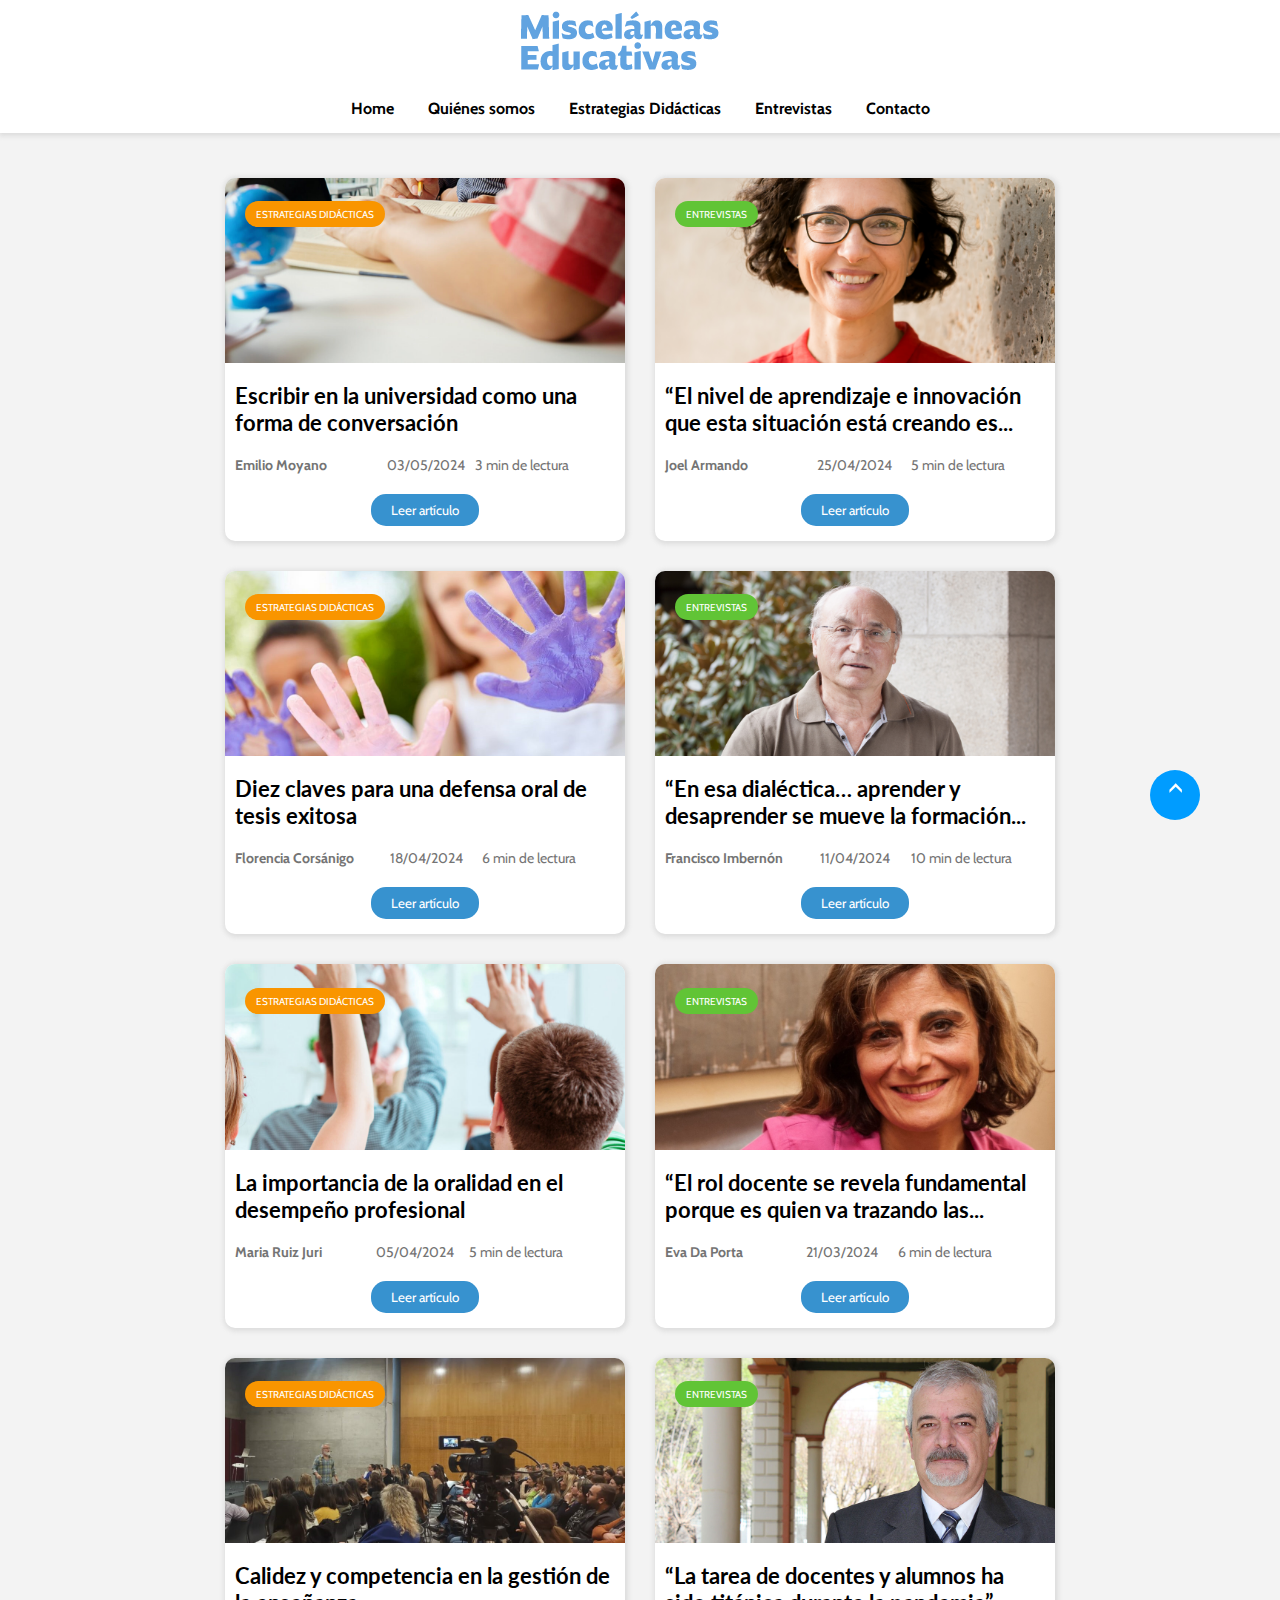
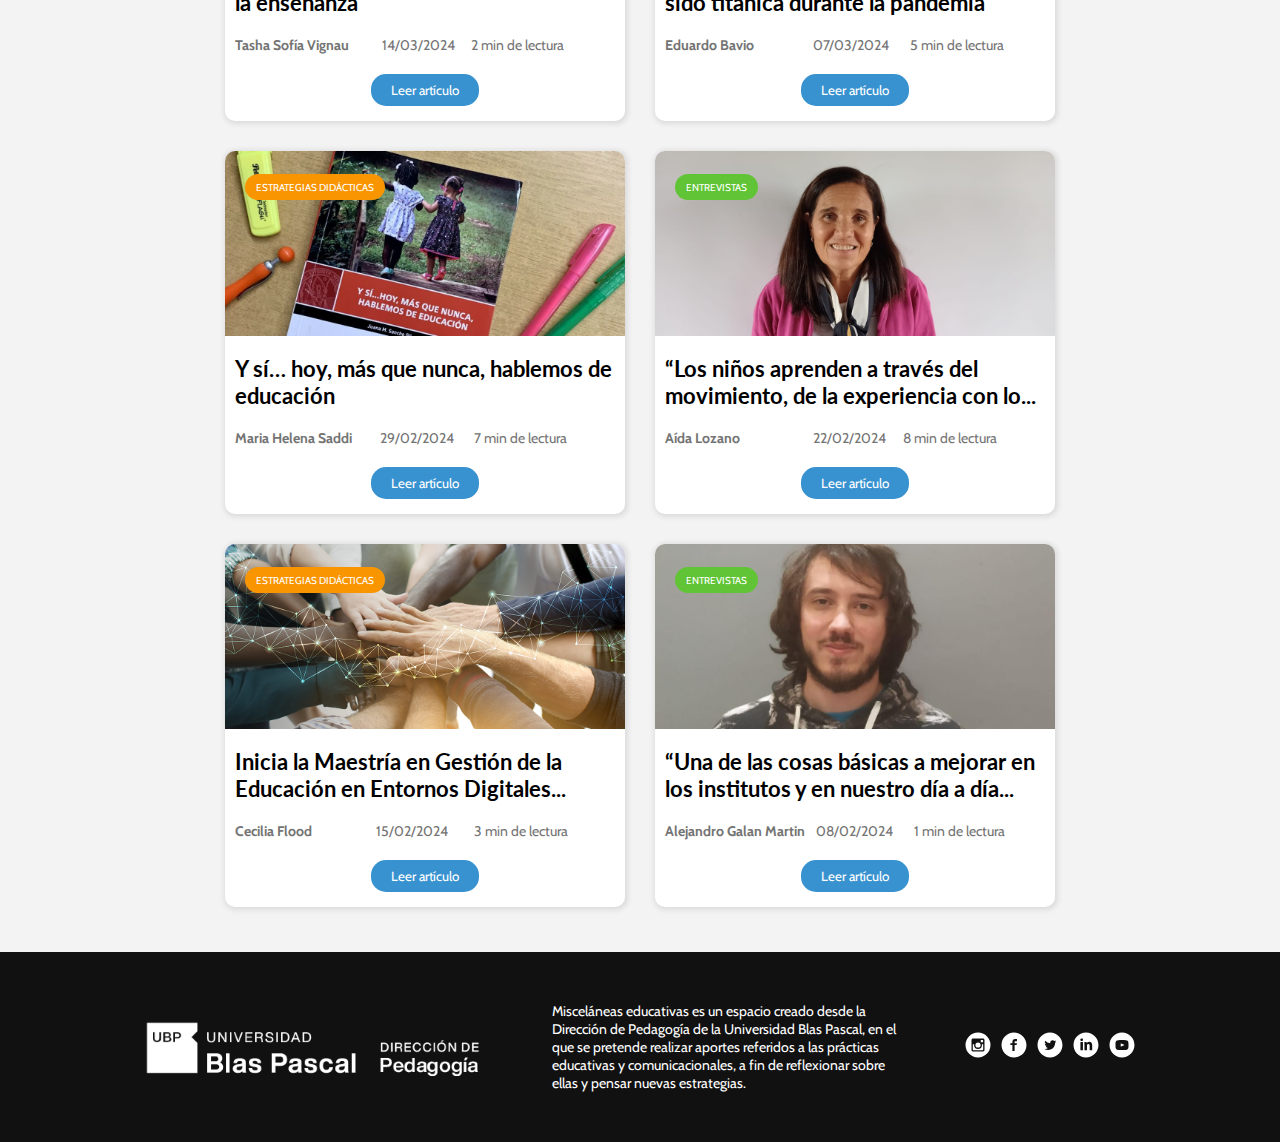
<file: index.html>
<!DOCTYPE html>
<html lang="en">

<head>
    <meta charset="UTF-8">
    <meta name="viewport" content="width=device-width, initial-scale=1.0">
    <meta name="description" content="Misceláneas educativas es un espacio creado desde la Dirección de Pedagogía de la Universidad Blas Pascal, en el que se pretende realizar aportes referidos a las prácticas educativas y comunicacionales, a fin de reflexionar sobre ellas y pensar nuevas estrategias.">
    <meta name="keywords" content="Pedagogía, Universidad Blas Pascal, Misceláneas educativas">
    <link rel="shortcut icon" href="[data-uri]">
    <link rel="stylesheet" href="./css/style.css">
    <title>Misceláneas Educativas</title>

</head>

<body>
    <!-- Navegación = Menú -->
    <!-- Grid -->
    <header>
        <nav class="navbar" role="navigation">
            <a href="./index.html">
                <img src="./resources/ISOLOGO.png" alt="Isologo misceláneas" class="isologo-misceláneas">
            </a>
            <!--Lista no ordenada -->
            <ul>
                <!-- List Item -->
                <!-- Enlaces Relativos -->
                <li><a href="./index.html">Home</a></li>
                <li><a href="./pages/quienes-somos.html">Quiénes somos</a></li>
                <li><a href="./pages/estrategias-didacticas.html">Estrategias Didácticas</a></li>
                <li><a href="./pages/entrevistas.html">Entrevistas</a></li>
                <li><a href="./pages/contacto.html">Contacto</a></li>
            </ul>
        </nav>
    </header>
    <!-- Contenido Principal-->
    <main class="main-index">
        <!-- Flexbox -->
        <section class="articulos">
            <div class="articulo-1">
                <img src="./resources/articulo1-1080x500.png" alt="articulo1">
                <div>
                    <a href="./pages/estrategias-didacticas.html" class="categoria-estrategias">Estrategias
                        didácticas</a>
                </div>
                <section class="datos-articulo">
                    <div class="titulo-articulo">
                        <h3>Escribir en la universidad como una forma de conversación</h3>
                    </div>
                    <div class="autor-articulo">
                        <p>Emilio Moyano</p>
                    </div>
                    <div class="fecha-articulo">
                        <p>03/05/2024</p>
                    </div>
                    <div class="tiempo-articulo">
                        <p>3 min de lectura</p>
                    </div>                        
                    <div class="boton-articulo">
                        <button class="boton-card-leer">Leer artículo</button>
                    </div>
                </section>
            </div>
            <div class="articulo-2">
                <img src="./resources/entrevista-1-Armando.png" alt="articulo2">
                <div>
                    <a href="./pages/entrevistas.html" class="categoria-entrevistas">Entrevistas</a>
                </div>
                <section class="datos-articulo">
                    <div class="titulo-articulo">
                        <h3>“El nivel de aprendizaje e innovación que esta situación está creando es...</h3>
                    </div>
                    <div class="autor-articulo">
                        <p>Joel Armando</p>
                    </div>
                    <div class="fecha-articulo">
                        <p>25/04/2024</p>
                    </div>
                    <div class="tiempo-articulo">
                        <p>5 min de lectura</p>
                    </div>                        
                    <div class="boton-articulo">
                        <button class="boton-card-leer">Leer artículo</button>
                    </div>
                </section>
            </div>
            <div class="articulo-3">
                <img src="./resources/articulo2-1080x500.png" alt="articulo3">
                <div>
                    <a href="./pages/estrategias-didacticas.html" class="categoria-estrategias">Estrategias
                        didácticas</a>
                </div>
                <section class="datos-articulo">
                    <div class="titulo-articulo">
                        <h3>Diez claves para una defensa oral de tesis exitosa</h3>
                    </div>
                    <div class="autor-articulo">
                        <p>Florencia Corsánigo</p>
                    </div>
                    <div class="fecha-articulo">
                        <p>18/04/2024</p>
                    </div>
                    <div class="tiempo-articulo">
                        <p>6 min de lectura</p>
                    </div>                        
                    <div class="boton-articulo">
                        <button class="boton-card-leer">Leer artículo</button>
                    </div>
                </section>
            </div>
            <div class="articulo-4">
                <img src="./resources/entrevista-2-Francesc-Imbernon-color.png" alt="articulo4">
                <div>
                    <a href="./pages/entrevistas.html" class="categoria-entrevistas">Entrevistas</a>
                </div>
                <section class="datos-articulo">
                    <div class="titulo-articulo">
                        <h3>“En esa dialéctica… aprender y desaprender se mueve la formación...</h3>
                    </div>
                    <div class="autor-articulo">
                        <p>Francisco Imbernón</p>
                    </div>
                    <div class="fecha-articulo">
                        <p>11/04/2024</p>
                    </div>
                    <div class="tiempo-articulo">
                        <p>10 min de lectura</p>
                    </div>                        
                    <div class="boton-articulo">
                        <button class="boton-card-leer">Leer artículo</button>
                    </div>
                </section>
            </div>
            <div class="articulo-5">
                <img src="./resources/articulo3-1080x500.png" alt="articulo5">
                <div>
                    <a href="./pages/estrategias-didacticas.html" class="categoria-estrategias">Estrategias
                        didácticas</a>
                </div>
                <section class="datos-articulo">
                    <div class="titulo-articulo">
                        <h3>La importancia de la oralidad en el desempeño profesional</h3>
                    </div>
                    <div class="autor-articulo">
                        <p>Maria Ruiz Juri</p>
                    </div>
                    <div class="fecha-articulo">
                        <p>05/04/2024</p>
                    </div>
                    <div class="tiempo-articulo">
                        <p>5 min de lectura</p>
                    </div>                        
                    <div class="boton-articulo">
                        <button class="boton-card-leer">Leer artículo</button>
                    </div>
                </section>
            </div>
            <div class="articulo-6">
                <img src="./resources/entrevista-3-Eva-Daporta.png" alt="articulo6">
                <div>
                    <a href="./pages/entrevistas.html" class="categoria-entrevistas">Entrevistas</a>
                </div>
                <section class="datos-articulo">
                    <div class="titulo-articulo">
                        <h3>“El rol docente se revela fundamental porque es quien va trazando las...</h3>
                    </div>
                    <div class="autor-articulo">
                        <p>Eva Da Porta</p>
                    </div>
                    <div class="fecha-articulo">
                        <p>21/03/2024</p>
                    </div>
                    <div class="tiempo-articulo">
                        <p>6 min de lectura</p>
                    </div>                        
                    <div class="boton-articulo">
                        <button class="boton-card-leer">Leer artículo</button>
                    </div>
                </section>
            </div>
            <div class="articulo-7">
                <img src="./resources/articulo4-1080x500.png" alt="articulo7">
                <div>
                    <a href="./pages/estrategias-didacticas.html" class="categoria-estrategias">Estrategias
                        didácticas</a>
                </div>
                <section class="datos-articulo">
                    <div class="titulo-articulo">
                        <h3>Calidez y competencia en la gestión de la enseñanza</h3>
                    </div>
                    <div class="autor-articulo">
                        <p>Tasha Sofía Vignau</p>
                    </div>
                    <div class="fecha-articulo">
                        <p>14/03/2024</p>
                    </div>
                    <div class="tiempo-articulo">
                        <p>2 min de lectura</p>
                    </div>                        
                    <div class="boton-articulo">
                        <button class="boton-card-leer">Leer artículo</button>
                    </div>
                </section>
            </div>
            <div class="articulo-8">
                <img src="./resources/entrevista-4-Eduardo-Bavio.png" alt="articulo8">
                <div>
                    <a href="./pages/entrevistas.html" class="categoria-entrevistas">Entrevistas</a>
                </div>
                <section class="datos-articulo">
                    <div class="titulo-articulo">
                        <h3>“La tarea de docentes y alumnos ha sido titánica durante la pandemia”</h3>
                    </div>
                    <div class="autor-articulo">
                        <p>Eduardo Bavio</p>
                    </div>
                    <div class="fecha-articulo">
                        <p>07/03/2024</p>
                    </div>
                    <div class="tiempo-articulo">
                        <p>5 min de lectura</p>
                    </div>                        
                    <div class="boton-articulo">
                        <button class="boton-card-leer">Leer artículo</button>
                    </div>
                </section>
            </div>
            <div class="articulo-9">
                <img src="./resources/articulo5-1080x500.png" alt="articulo9">
                <div>
                    <a href="./pages/estrategias-didacticas.html" class="categoria-estrategias">Estrategias
                        didácticas</a>
                </div>
                <section class="datos-articulo">
                    <div class="titulo-articulo">
                        <h3>Y sí… hoy, más que nunca, hablemos de educación</h3>
                    </div>
                    <div class="autor-articulo">
                        <p>Maria Helena Saddi</p>
                    </div>
                    <div class="fecha-articulo">
                        <p>29/02/2024</p>
                    </div>
                    <div class="tiempo-articulo">
                        <p>7 min de lectura</p>
                    </div>                        
                    <div class="boton-articulo">
                        <button class="boton-card-leer">Leer artículo</button>
                    </div>
                </section>
            </div>
            <div class="articulo-10">
                <img src="./resources/entrevista-5-Lozano.png" alt="articulo10">
                <div>
                    <a href="./pages/entrevistas.html" class="categoria-entrevistas">Entrevistas</a>
                </div>
                <section class="datos-articulo">
                    <div class="titulo-articulo">
                        <h3>“Los niños aprenden a través del movimiento, de la experiencia con lo...</h3>
                    </div>
                    <div class="autor-articulo">
                        <p>Aída Lozano</p>
                    </div>
                    <div class="fecha-articulo">
                        <p>22/02/2024</p>
                    </div>
                    <div class="tiempo-articulo">
                        <p>8 min de lectura</p>
                    </div>                        
                    <div class="boton-articulo">
                        <button class="boton-card-leer">Leer artículo</button>
                    </div>
                </section>
            </div>
            <div class="articulo-11">
                <img src="./resources/articulo6-1080x500.png" alt="articulo11">
                <div>
                    <a href="./pages/estrategias-didacticas.html" class="categoria-estrategias">Estrategias
                        didácticas</a>
                </div>
                <section class="datos-articulo">
                    <div class="titulo-articulo">
                        <h3>Inicia la Maestría en Gestión de la Educación en Entornos Digitales...</h3>
                    </div>
                    <div class="autor-articulo">
                        <p>Cecilia Flood</p>
                    </div>
                    <div class="fecha-articulo">
                        <p>15/02/2024</p>
                    </div>
                    <div class="tiempo-articulo">
                        <p>3 min de lectura</p>
                    </div>                        
                    <div class="boton-articulo">
                        <button class="boton-card-leer">Leer artículo</button>
                    </div>
                </section>
            </div>
            <div class="articulo-12">
                <img src="./resources/entrevista-6-Galan.png" alt="articulo12">
                <div>
                    <a href="./pages/entrevistas.html" class="categoria-entrevistas">Entrevistas</a>
                </div>
                <section class="datos-articulo">
                    <div class="titulo-articulo">
                        <h3>“Una de las cosas básicas a mejorar en los institutos y en nuestro día a día...</h3>
                    </div>
                    <div class="autor-articulo">
                        <p>Alejandro Galan Martin</p>
                    </div>
                    <div class="fecha-articulo">
                        <p>08/02/2024</p>
                    </div>
                    <div class="tiempo-articulo">
                        <p>1 min de lectura</p>
                    </div>                        
                    <div class="boton-articulo">
                        <button class="boton-card-leer">Leer artículo</button>
                    </div>
                </section>
            </div>
        </section>
        <div class="boton-subir">
            <button>^</button>
        </div>
    </main>
    <!-- Footer -->
    <footer class="miscelaneas-footer">
        <div>
            <img src="./resources/pedagogia-footer.png" alt="pedagogía-footer">
        </div>
        <div>
            <p>Misceláneas educativas es un espacio creado desde la Dirección de Pedagogía de la Universidad Blas Pascal, en el que se pretende realizar aportes referidos a las prácticas educativas y comunicacionales, a fin de reflexionar sobre ellas y pensar nuevas estrategias.</p>
        </div>
        <!--Lista no ordenada -->
        <div>
            <ul>
                <!-- List Item -->
                <!-- Enlaces Absolutos -->
                <li><a href="#" class="entypo-social--instagram-with-circle"></a></li>
                <li><a href="#" class="entypo-social--facebook-with-circle"></a></li>
                <li><a href="#" class="entypo-social--twitter-with-circle"></a></li>
                <li><a href="#" class="entypo-social--linkedin-with-circle"></a></li>
                <li><a href="#" class="entypo-social--youtube-with-circle"></a></li>
            </ul>
        </div>
    </footer>
</body>

</html>
</file>
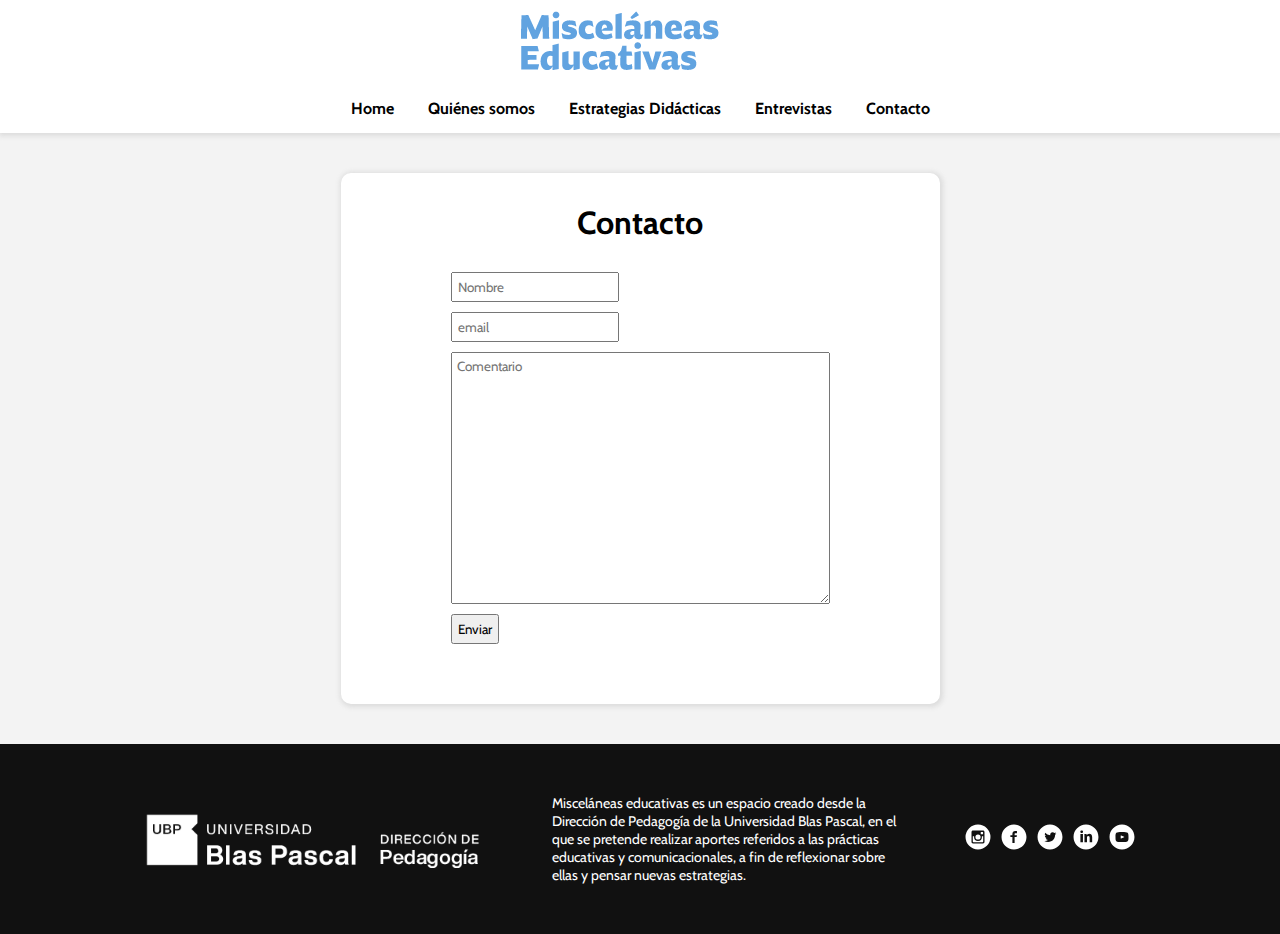
<file: pages/contacto.html>
<!DOCTYPE html>
<html lang="en">

<head>
    <meta charset="UTF-8">
    <meta name="viewport" content="width=device-width, initial-scale=1.0">
    <meta name="description" content="Contactanos para trabajar en la publicación de un artículo de interés o por consultas">
    <meta name="keywords" content="Contacto, consultas">
    <link rel="shortcut icon" href="[data-uri]">
    <link rel="stylesheet" href="../css/style.css">
    <title>Contacto</title>

</head>

<body>
    <!-- Navegación = Menú -->
    <!-- Grid -->
    <header>
        <nav class="navbar">
            <a href="../index.html">
                <img src="../resources/ISOLOGO.png" alt="Isologo misceláneas" class="isologo-misceláneas">
            </a>
            <!--Lista no ordenada -->
            <ul>
                <!-- List Item -->
                <!-- Enlaces Relativos -->
                <li><a href="../index.html">Home</a></li>
                <li><a href="./quienes-somos.html">Quiénes somos</a></li>
                <li><a href="./estrategias-didacticas.html">Estrategias Didácticas</a></li>
                <li><a href="./entrevistas.html">Entrevistas</a></li>
                <li><a href="./contacto.html">Contacto</a></li>
            </ul>
        </nav>
    </header>
    <main class="main-contacto">
        <section class="section-contacto">
            <h1>Contacto</h1>
            <form action="#" method="get" class="form">
                <input type="text" placeholder="Nombre" name="nombre">
                <input type="email" name="email" placeholder="email">
                <textarea name="Comentario" cols="50" rows="15" placeholder="Comentario"></textarea>
                <input type="submit" value="Enviar">
            </form>
        </section>
    </main>
    <footer class="miscelaneas-footer">
        <div>
            <img src="../resources/pedagogia-footer.png" alt="pedagogía-footer">
        </div>
        <div>
            <p>Misceláneas educativas es un espacio creado desde la Dirección de Pedagogía de la Universidad Blas Pascal, en el que se pretende realizar aportes referidos a las prácticas educativas y comunicacionales, a fin de reflexionar sobre ellas y pensar nuevas estrategias.</p>
        </div>
        <!--Lista no ordenada -->
        <div>
            <ul>
                <!-- List Item -->
                <!-- Enlaces Absolutos -->
                <li><a href="#" class="entypo-social--instagram-with-circle"></a></li>
                <li><a href="#" class="entypo-social--facebook-with-circle"></a></li>
                <li><a href="#" class="entypo-social--twitter-with-circle"></a></li>
                <li><a href="#" class="entypo-social--linkedin-with-circle"></a></li>
                <li><a href="#" class="entypo-social--youtube-with-circle"></a></li>
            </ul>
        </div>
    </footer>
</body>

</html>
</file>
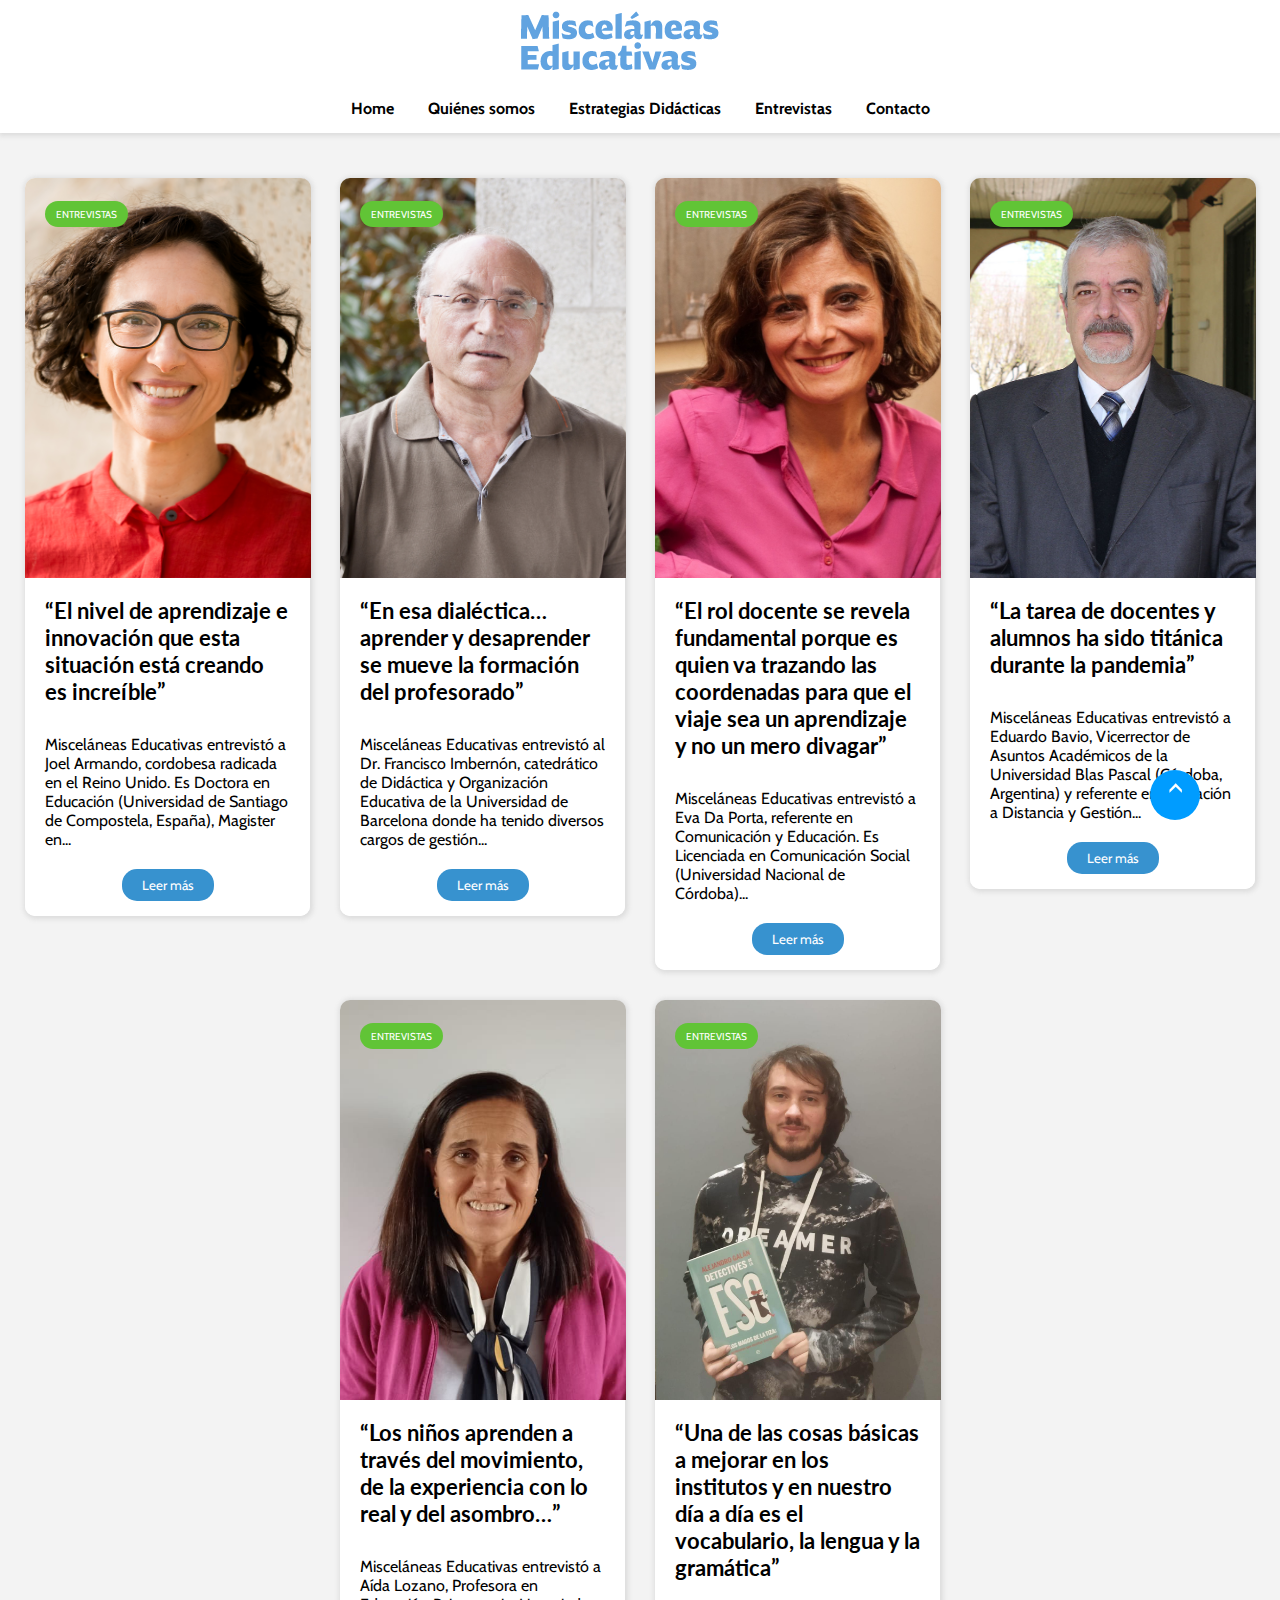
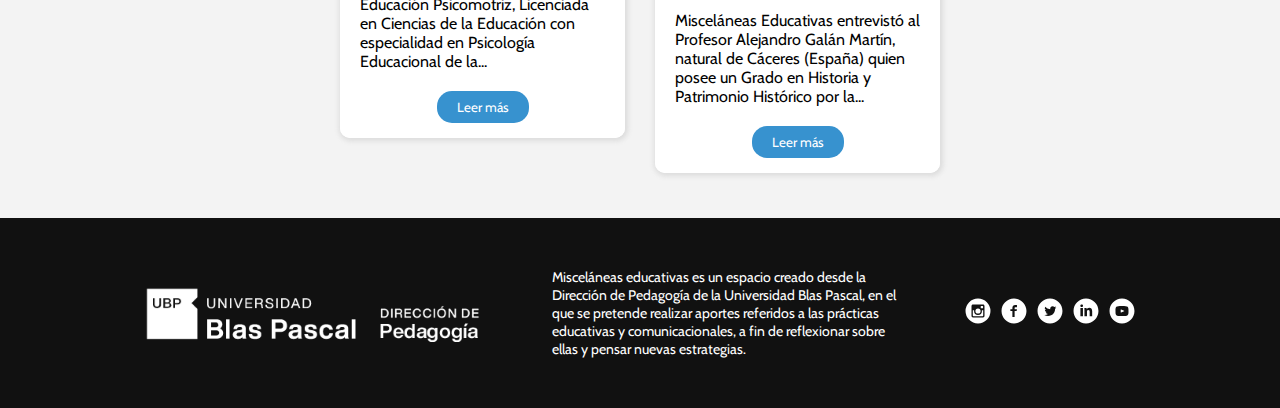
<file: pages/entrevistas.html>
<!DOCTYPE html>
<html lang="en">

<head>
    <meta charset="UTF-8">
    <meta name="viewport" content="width=device-width, initial-scale=1.0">
    <meta name="description" content="En misceláneas educativas vas a encontrar entrevistas a especialistas de diversas ramas">
    <meta name="keywords" content="Entrevistas, autores, docentes, profesores, autoridades">
    <link rel="shortcut icon" href="[data-uri]">
    <link rel="stylesheet" href="../css/style.css">
    <title>Entrevistas</title>

</head>

<body>
    <!-- Navegación = Menú -->
    <!-- Grid -->
    <header>
        <nav class="navbar">
            <a href="../index.html">
                <img src="../resources/ISOLOGO.png" alt="Isologo misceláneas" class="isologo-misceláneas">
            </a>
            <!--Lista no ordenada -->
            <ul>
                <!-- List Item -->
                <!-- Enlaces Relativos -->
                <li><a href="../index.html">Home</a></li>
                <li><a href="./quienes-somos.html">Quiénes somos</a></li>
                <li><a href="./estrategias-didacticas.html">Estrategias Didácticas</a></li>
                <li><a href="./entrevistas.html">Entrevistas</a></li>
                <li><a href="./contacto.html">Contacto</a></li>
            </ul>
        </nav>
    </header>
    <!-- Contenido Principal-->
    <main class="main-entrevistas">
        <!-- Flexbox -->
        <section class="articulos-entrevistas">
            <div class="entrevista-1">
                <img src="../resources/entrevista-1.2.png" alt="entrevista1">
                <div>
                    <a href="./entrevistas.html" class="categoria-entrevistas">Entrevistas</a>
                </div>
                <section class="datos-articulos-entrevistas">
                    <div class="titulo-entrevista">
                        <h3>“El nivel de aprendizaje e innovación que esta situación está creando es increíble”</h3>
                    </div>
                    <div class="texto-entrevista">
                        <p>Misceláneas Educativas entrevistó a Joel Armando, cordobesa radicada en el Reino Unido. Es
                            Doctora en Educación (Universidad de Santiago de Compostela, España), Magister en...</p>
                    </div>
                    <div class="boton-articulo">
                        <button class="boton-card-leer">Leer más</button>
                    </div>
                </section>
            </div>
            <div class="entrevista-2">
                <img src="../resources/entrevista-2.2.png" alt="entrevista2">
                <div>
                    <a href="./entrevistas.html" class="categoria-entrevistas">Entrevistas</a>
                </div>
                <section class="datos-articulos-entrevistas">
                    <div class="titulo-entrevista">
                        <h3>“En esa dialéctica… aprender y desaprender se mueve la formación del profesorado”</h3>
                    </div>
                    <div class="texto-entrevista">
                        <p>Misceláneas Educativas entrevistó al Dr. Francisco Imbernón, catedrático de Didáctica y
                            Organización Educativa de la Universidad de Barcelona donde ha tenido diversos cargos de
                            gestión...</p>
                    </div>
                    <div class="boton-articulo">
                        <button class="boton-card-leer">Leer más</button>
                    </div>
                </section>
            </div>
            <div class="entrevista-3">
                <img src="../resources/entrevista-3.2.png" alt="entrevista3">
                <div>
                    <a href="./entrevistas.html" class="categoria-entrevistas">Entrevistas</a>
                </div>
                <section class="datos-articulos-entrevistas">
                    <div class="titulo-entrevista">
                        <h3>“El rol docente se revela fundamental porque es quien va trazando las coordenadas para que el viaje sea un aprendizaje y no un mero divagar”</h3>
                    </div>
                    <div class="texto-entrevista">
                        <p>Misceláneas Educativas entrevistó a Eva Da Porta, referente en Comunicación y Educación. Es
                            Licenciada en Comunicación Social (Universidad Nacional de Córdoba)...</p>
                    </div>
                    <div class="boton-articulo">
                        <button class="boton-card-leer">Leer más</button>
                    </div>
                </section>
            </div>
            <div class="entrevista-4">
                <img src="../resources/entrevista-4.2.png" alt="entrevista4">
                <div>
                    <a href="./entrevistas.html" class="categoria-entrevistas">Entrevistas</a>
                </div>
                <section class="datos-articulos-entrevistas">
                    <div class="titulo-entrevista">
                        <h3>“La tarea de docentes y alumnos ha sido titánica durante la pandemia”</h3>
                    </div>
                    <div class="texto-entrevista">
                        <p>Misceláneas Educativas entrevistó a Eduardo Bavio, Vicerrector de Asuntos Académicos de la
                            Universidad Blas Pascal (Córdoba, Argentina) y referente en Educación a Distancia y
                            Gestión...</p>
                    </div>
                    <div class="boton-articulo">
                        <button class="boton-card-leer">Leer más</button>
                    </div>
                </section>
            </div>
            <div class="entrevista-5">
                <img src="../resources/entrevista-5.2.png" alt="entrevista5">
                <div>
                    <a href="./entrevistas.html" class="categoria-entrevistas">Entrevistas</a>
                </div>
                <section class="datos-articulos-entrevistas">
                    <div class="titulo-entrevista">
                        <h3>“Los niños aprenden a través del movimiento, de la experiencia con lo real y del asombro…”</h3>
                    </div>
                    <div class="texto-entrevista">
                        <p>Misceláneas Educativas entrevistó a Aída Lozano, Profesora en Educación Psicomotriz,
                            Licenciada en Ciencias de la Educación con especialidad en Psicología Educacional de la...
                        </p>
                    </div>
                    <div class="boton-articulo">
                        <button class="boton-card-leer">Leer más</button>
                    </div>
                </section>
            </div>
            <div class="entrevista-6">
                <img src="../resources/entrevista-6.2.png" alt="entrevista6">
                <div>
                    <a href="./entrevistas.html" class="categoria-entrevistas">Entrevistas</a>
                </div>
                <section class="datos-articulos-entrevistas">
                    <div class="titulo-entrevista">
                        <h3>“Una de las cosas básicas a mejorar en los institutos y en nuestro día a día es el vocabulario, la lengua y la gramática”</h3>
                    </div>
                    <div class="texto-entrevista">
                        <p>Misceláneas Educativas entrevistó al Profesor Alejandro Galán Martín, natural de Cáceres
                            (España) quien posee un Grado en Historia y Patrimonio Histórico por la...</p>
                    </div>
                    <div class="boton-articulo">
                        <button class="boton-card-leer">Leer más</button>
                    </div>
                </section>
            </div>
        </section>
        <div class="boton-subir">
            <button>^</button>
        </div>
    </main>
    <footer class="miscelaneas-footer">
        <div>
            <img src="../resources/pedagogia-footer.png" alt="pedagogía-footer">
        </div>
        <div>
            <p>Misceláneas educativas es un espacio creado desde la Dirección de Pedagogía de la Universidad Blas
                Pascal, en el que se pretende realizar aportes referidos a las prácticas educativas y comunicacionales,
                a fin de reflexionar sobre ellas y pensar nuevas estrategias.</p>
        </div>
        <!--Lista no ordenada -->
        <div>
            <ul>
                <!-- List Item -->
                <!-- Enlaces Absolutos -->
                <li><a href="#" class="entypo-social--instagram-with-circle"></a></li>
                <li><a href="#" class="entypo-social--facebook-with-circle"></a></li>
                <li><a href="#" class="entypo-social--twitter-with-circle"></a></li>
                <li><a href="#" class="entypo-social--linkedin-with-circle"></a></li>
                <li><a href="#" class="entypo-social--youtube-with-circle"></a></li>
            </ul>
        </div>
    </footer>
</body>

</html>
</file>
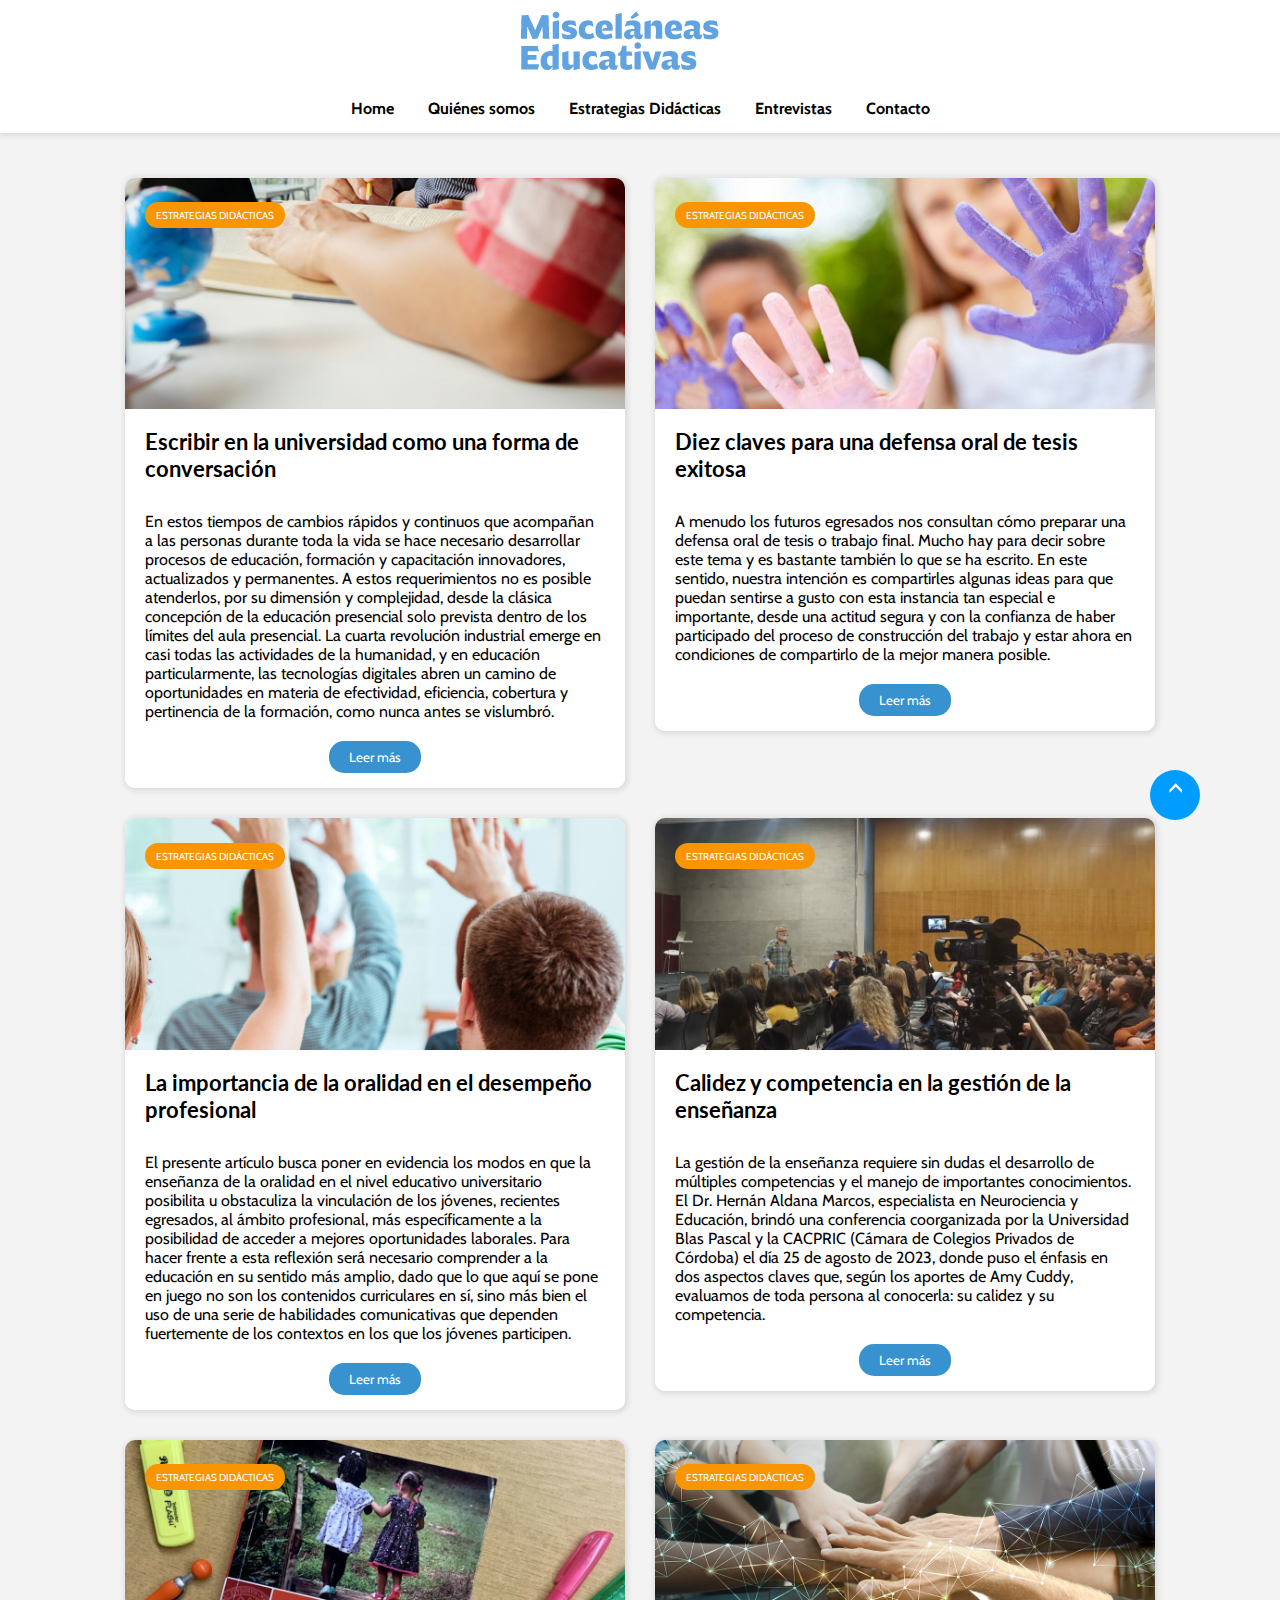
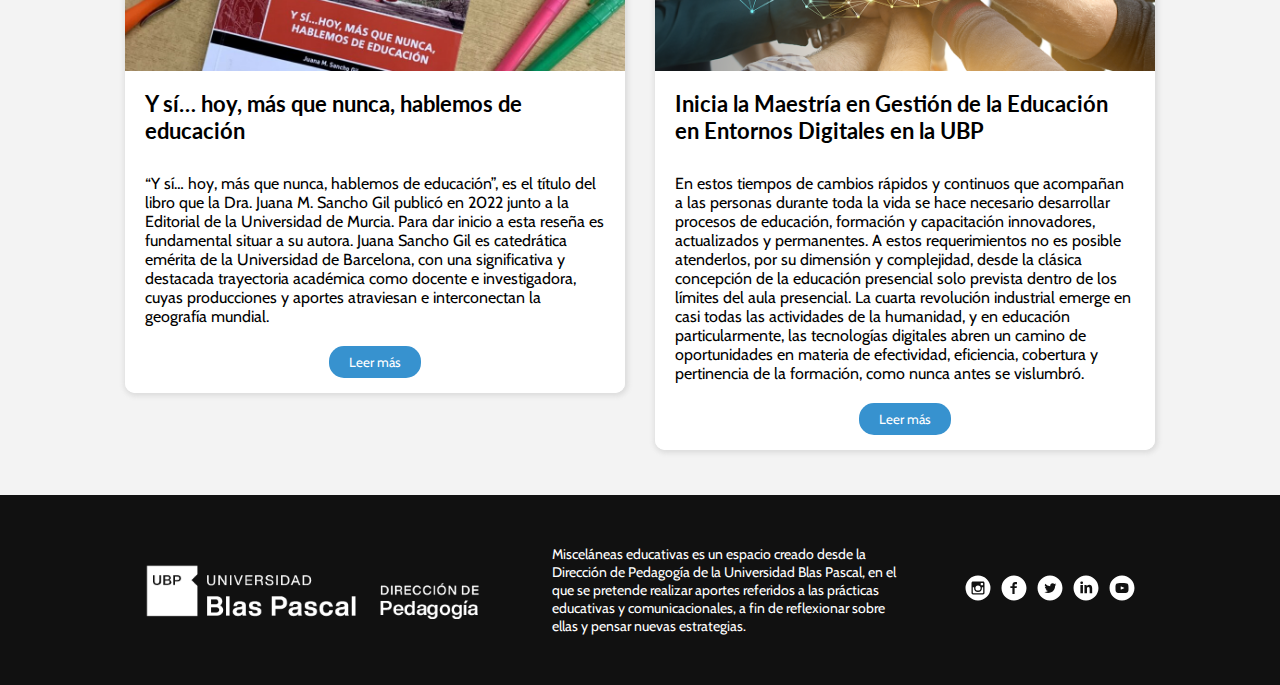
<file: pages/estrategias-didacticas.html>
<!DOCTYPE html>
<html lang="en">

<head>
    <meta charset="UTF-8">
    <meta name="viewport" content="width=device-width, initial-scale=1.0">
    <meta name="description" content="En misceláneas educativas vas a encontrar artículos especializados en diversas estrategias didácticas">
    <meta name="keywords" content="Estrategias didácticas, planificación, ciencia, educación">
    <link rel="shortcut icon" href="[data-uri]">
    <link rel="stylesheet" href="../css/style.css">
    <title>Estrategias Didácticas</title>

</head>

<body>
    <!-- Navegación = Menú -->
    <!-- Grid -->
    <header>
        <nav class="navbar">
            <a href="../index.html">
                <img src="../resources/ISOLOGO.png" alt="Isologo misceláneas" class="isologo-misceláneas">
            </a>
            <!--Lista no ordenada -->
            <ul>
                <!-- List Item -->
                <!-- Enlaces Relativos -->
                <li><a href="../index.html">Home</a></li>
                <li><a href="./quienes-somos.html">Quiénes somos</a></li>
                <li><a href="./estrategias-didacticas.html">Estrategias Didácticas</a></li>
                <li><a href="./entrevistas.html">Entrevistas</a></li>
                <li><a href="./contacto.html">Contacto</a></li>
            </ul>
        </nav>
    </header>
    <!-- Contenido Principal-->
    <main class="main-estrategias">
        <!-- Flexbox -->
        <section class="articulos-estrategias">
            <div class="estrategias-1">
                <img src="../resources/articulo1-1080x500.png" alt="estrategias1">
                <div>
                    <a href="./estrategias-didacticas.html" class="categoria-estrategias">Estrategias
                        didácticas</a>
                </div>
                <section class="datos-articulos-estrategias">
                    <div class="titulo-estrategias">
                        <h3>Escribir en la universidad como una forma de conversación</h3>
                    </div>
                    <div class="texto-estrategias">
                        <p>En estos tiempos de cambios rápidos y continuos que acompañan a las personas durante toda la vida se hace necesario desarrollar procesos de educación, formación y capacitación innovadores, actualizados y permanentes. A estos requerimientos no es posible atenderlos, por su dimensión y complejidad, desde la clásica concepción de la educación presencial solo prevista dentro de los límites del aula presencial. La cuarta revolución industrial emerge en casi todas las actividades de la humanidad, y en educación particularmente, las tecnologías digitales abren un camino de oportunidades en materia de efectividad, eficiencia, cobertura y pertinencia de la formación, como nunca antes se vislumbró.</p>
                    </div>
                    <div class="boton-articulo">
                        <button class="boton-card-leer">Leer más</button>
                    </div>
                </section>
            </div>
            <div class="estrategias-2">
                <img src="../resources/articulo2-1080x500.png" alt="estrategias2">
                <div>
                    <a href="./estrategias-didacticas.html" class="categoria-estrategias">Estrategias
                        didácticas</a>
                </div>
                <section class="datos-articulos-estrategias">
                    <div class="titulo-estrategias">
                        <h3>Diez claves para una defensa oral de tesis exitosa</h3>
                    </div>
                    <div class="texto-estrategias">
                        <p>A menudo los futuros egresados nos consultan cómo preparar una defensa oral de tesis o trabajo final. Mucho hay para decir sobre este tema y es bastante también lo que se ha escrito. En este sentido, nuestra intención es compartirles algunas ideas para que puedan sentirse a gusto con esta instancia tan especial e importante, desde una actitud segura y con la confianza de haber participado del proceso de construcción del trabajo y estar ahora en condiciones de compartirlo de la mejor manera posible.</p>
                    </div>                       
                    <div class="boton-articulo">
                        <button class="boton-card-leer">Leer más</button>
                    </div>
                </section>
            </div>
            <div class="estrategias-3">
                <img src="../resources/articulo3-1080x500.png" alt="estrategias3">
                <div>
                    <a href="./estrategias-didacticas.html" class="categoria-estrategias">Estrategias
                        didácticas</a>
                </div>
                <section class="datos-articulos-estrategias">
                    <div class="titulo-estrategias">
                        <h3>La importancia de la oralidad en el desempeño profesional</h3>
                    </div>
                    <div class="texto-estrategias">
                        <p>El presente artículo busca poner en evidencia los modos en que la enseñanza de la oralidad en el nivel educativo universitario posibilita u obstaculiza la vinculación de los jóvenes, recientes egresados, al ámbito profesional, más específicamente a la posibilidad de acceder a mejores oportunidades laborales. Para hacer frente a esta reflexión será necesario comprender a la educación en su sentido más amplio, dado que lo que aquí se pone en juego no son los contenidos curriculares en sí, sino más bien el uso de una serie de habilidades comunicativas que dependen fuertemente de los contextos en los que los jóvenes participen.</p>
                    </div>                       
                    <div class="boton-articulo">
                        <button class="boton-card-leer">Leer más</button>
                    </div>
                </section>
            </div>
            <div class="estrategias-4">
                <img src="../resources/articulo4-1080x500.png" alt="estrategias4">
                <div>
                    <a href="./estrategias-didacticas.html" class="categoria-estrategias">Estrategias
                        didácticas</a>
                </div>
                <section class="datos-articulos-estrategias">
                    <div class="titulo-estrategias">
                        <h3>Calidez y competencia en la gestión de la enseñanza</h3>
                    </div>
                    <div class="texto-estrategias">
                        <p>La gestión de la enseñanza requiere sin dudas el desarrollo de múltiples competencias y el manejo de importantes conocimientos. El Dr. Hernán Aldana Marcos, especialista en Neurociencia y Educación, brindó una conferencia coorganizada por la Universidad Blas Pascal y la CACPRIC (Cámara de Colegios Privados de Córdoba) el día 25 de agosto de 2023, donde puso el énfasis en dos aspectos claves que, según los aportes de Amy Cuddy, evaluamos de toda persona al conocerla: su calidez y su competencia.</p>
                    </div>                      
                    <div class="boton-articulo">
                        <button class="boton-card-leer">Leer más</button>
                    </div>
                </section>
            </div>
            <div class="estrategias-5">
                <img src="../resources/articulo5-1080x500.png" alt="estrategias5">
                <div>
                    <a href="./estrategias-didacticas.html" class="categoria-estrategias">Estrategias
                        didácticas</a>
                </div>
                <section class="datos-articulos-estrategias">
                    <div class="titulo-estrategias">
                        <h3>Y sí… hoy, más que nunca, hablemos de educación</h3>
                    </div>
                    <div class="texto-estrategias">
                        <p>“Y sí… hoy, más que nunca, hablemos de educación”, es el título del libro que la Dra. Juana M. Sancho Gil publicó en 2022 junto a la Editorial de la Universidad de Murcia.

                            Para dar inicio a esta reseña es fundamental situar a su autora. Juana Sancho Gil es catedrática emérita de la Universidad de Barcelona, con una significativa y destacada trayectoria académica como docente e investigadora, cuyas producciones y aportes atraviesan e interconectan la geografía mundial.</p>
                    </div>                       
                    <div class="boton-articulo">
                        <button class="boton-card-leer">Leer más</button>
                    </div>
                </section>
            </div>
            <div class="estrategias-6">
                <img src="../resources/articulo6-1080x500.png" alt="estrategias6">
                <div>
                    <a href="./estrategias-didacticas.html" class="categoria-estrategias">Estrategias
                        didácticas</a>
                </div>
                <section class="datos-articulos-estrategias">
                    <div class="titulo-estrategias">
                        <h3>Inicia la Maestría en Gestión de la Educación en Entornos Digitales en la UBP</h3>
                    </div>
                    <div class="texto-estrategias">
                        <p>En estos tiempos de cambios rápidos y continuos que acompañan a las personas durante toda la vida se hace necesario desarrollar procesos de educación, formación y capacitación innovadores, actualizados y permanentes. A estos requerimientos no es posible atenderlos, por su dimensión y complejidad, desde la clásica concepción de la educación presencial solo prevista dentro de los límites del aula presencial. La cuarta revolución industrial emerge en casi todas las actividades de la humanidad, y en educación particularmente, las tecnologías digitales abren un camino de oportunidades en materia de efectividad, eficiencia, cobertura y pertinencia de la formación, como nunca antes se vislumbró.</p>
                    </div>                    
                    <div class="boton-articulo">
                        <button class="boton-card-leer">Leer más</button>
                    </div>
                </section>
            </div>
        </section>
        <div class="boton-subir">
            <button>^</button>
        </div>
    </main>
    <footer class="miscelaneas-footer">
        <div>
            <img src="../resources/pedagogia-footer.png" alt="pedagogía-footer">
        </div>
        <div>
            <p>Misceláneas educativas es un espacio creado desde la Dirección de Pedagogía de la Universidad Blas Pascal, en el que se pretende realizar aportes referidos a las prácticas educativas y comunicacionales, a fin de reflexionar sobre ellas y pensar nuevas estrategias.</p>
        </div>
        <!--Lista no ordenada -->
        <div>
            <ul>
                <!-- List Item -->
                <!-- Enlaces Absolutos -->
                <li><a href="#" class="entypo-social--instagram-with-circle"></a></li>
                <li><a href="#" class="entypo-social--facebook-with-circle"></a></li>
                <li><a href="#" class="entypo-social--twitter-with-circle"></a></li>
                <li><a href="#" class="entypo-social--linkedin-with-circle"></a></li>
                <li><a href="#" class="entypo-social--youtube-with-circle"></a></li>
            </ul>
        </div>
    </footer>
</body>

</html>
</file>
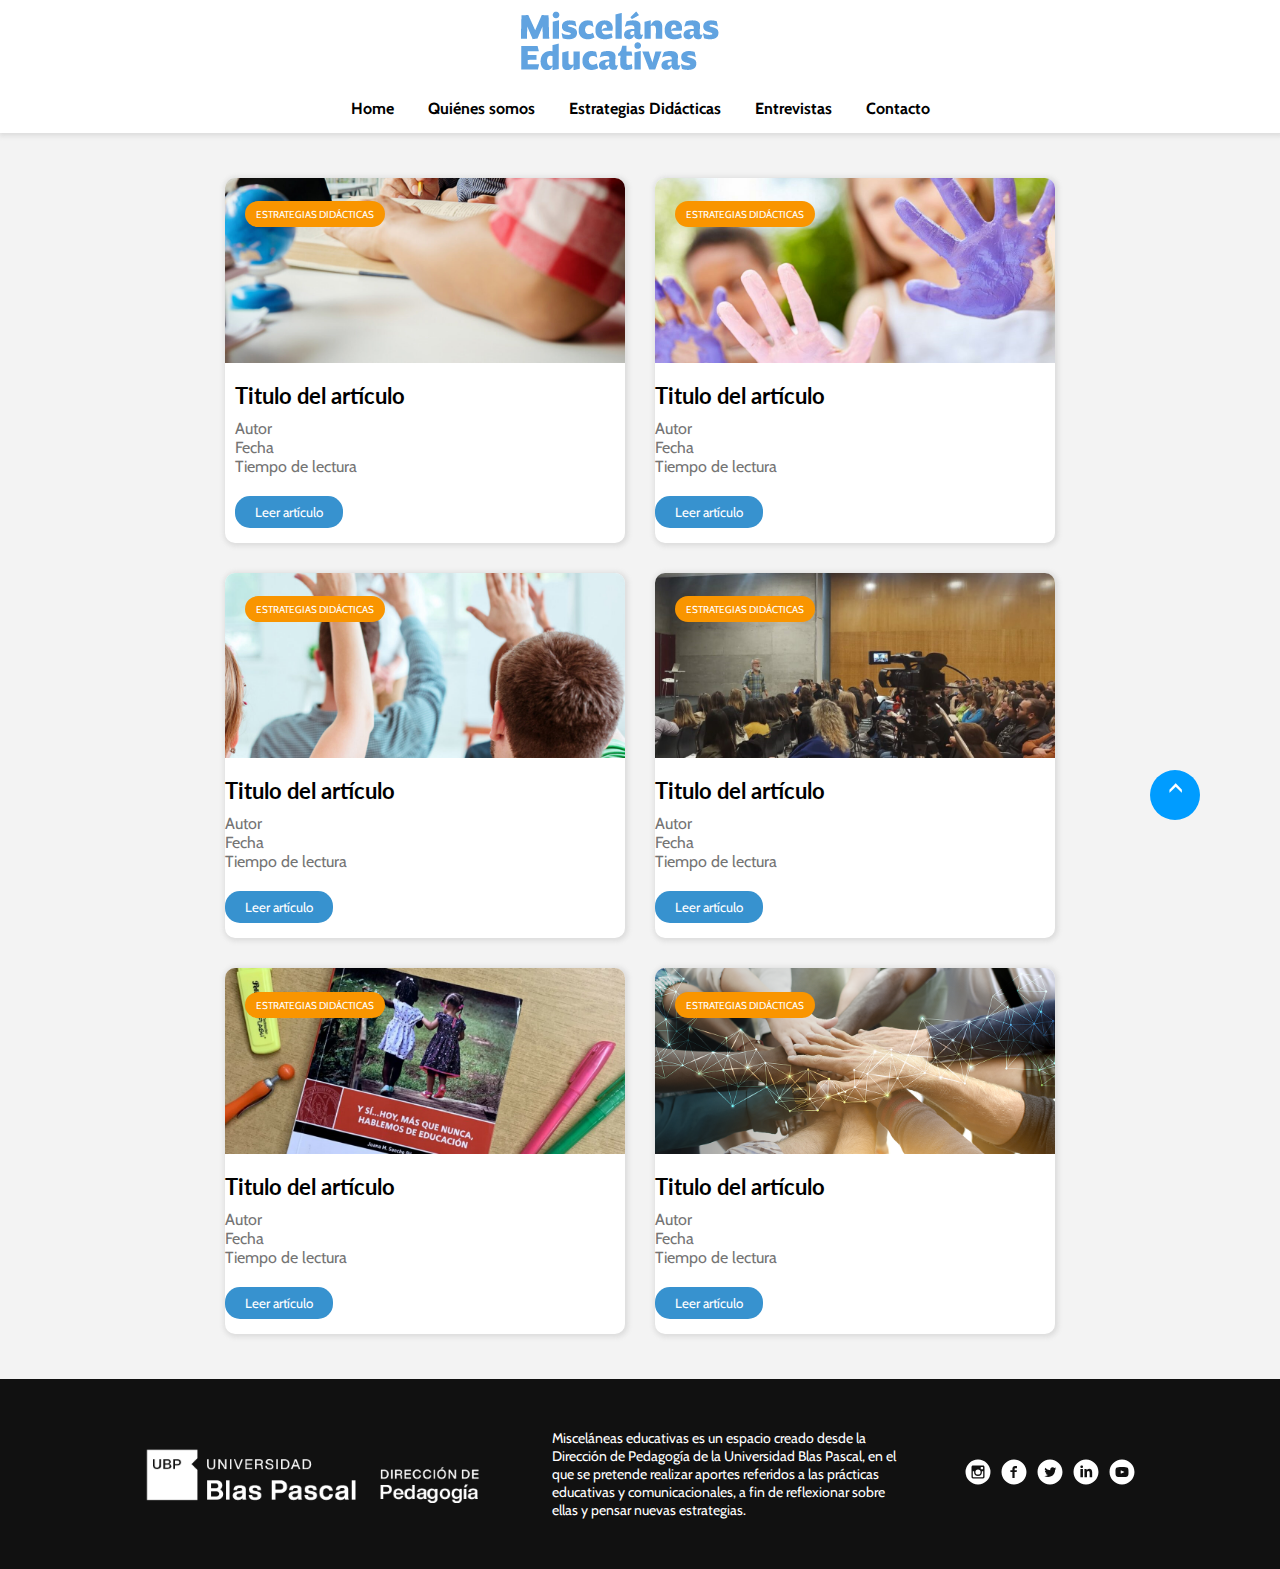
<file: pages/home.html>
<!DOCTYPE html>
<html lang="en">

<head>
    <meta charset="UTF-8">
    <meta name="viewport" content="width=device-width, initial-scale=1.0">
    <meta name="description" content="Misceláneas educativas es un espacio creado desde la Dirección de Pedagogía de la Universidad Blas Pascal, en el que se pretende realizar aportes referidos a las prácticas educativas y comunicacionales, a fin de reflexionar sobre ellas y pensar nuevas estrategias.">
    <meta name="keywords" content="Pedagogía, Universidad Blas Pascal, Misceláneas educativas">
    <link rel="shortcut icon" href="[data-uri]">
    <link rel="stylesheet" href="../css/style.css">
    <title>Home</title>

</head>

<body>
    <!-- Navegación = Menú -->
    <!-- Grid -->
    <header>
        <nav class="navbar">
            <a href="../index.html">
                <img src="../resources/ISOLOGO.png" alt="Isologo misceláneas" class="isologo-misceláneas">
            </a>
            <!--Lista no ordenada -->
            <ul>
                <!-- List Item -->
                <!-- Enlaces Relativos -->
                <li><a href="../index.html">Home</a></li>
                <li><a href="./quienes-somos.html">Quiénes somos</a></li>
                <li><a href="./estrategias-didacticas.html">Estrategias Didácticas</a></li>
                <li><a href="./entrevistas.html">Entrevistas</a></li>
                <li><a href="./contacto.html">Contacto</a></li>
            </ul>
        </nav>
    </header>
    <!-- Contenido Principal-->
    <main class="main-index">
        <!-- Flexbox -->
        <section class="articulos">
            <div class="articulo-1">
                <img src="../resources/articulo1-1080x500.png" alt="articulo1">
                <div>
                    <a href="../estrategias-didacticas.html" class="categoria-estrategias">Estrategias
                        didácticas</a>
                </div>
                <section class="datos-articulo">
                    <div>
                        <h3>Titulo del artículo</h3>
                        <p>Autor</p>
                        <p>Fecha</p>
                        <p>Tiempo de lectura</p>
                        <button class="boton-card-leer">Leer artículo</button>
                    </div>
                </section>
            </div>
            <div class="articulo-2">
                <img src="../resources/articulo2-1080x500.png" alt="articulo2">
                <div>
                    <a href="../estrategias-didacticas.html" class="categoria-estrategias">Estrategias
                        didácticas</a>
                </div>
                <h3>Titulo del artículo</h3>
                <p>Autor</p>
                <p>Fecha</p>
                <p>Tiempo de lectura</p>
                <button class="boton-card-leer">Leer artículo</button>
            </div>
            <div class="articulo-3">
                <img src="../resources/articulo3-1080x500.png" alt="articulo3">
                <div>
                    <a href="../estrategias-didacticas.html" class="categoria-estrategias">Estrategias
                        didácticas</a>
                </div>
                <h3>Titulo del artículo</h3>
                <p>Autor</p>
                <p>Fecha</p>
                <p>Tiempo de lectura</p>
                <button class="boton-card-leer">Leer artículo</button>
            </div>
            <div class="articulo-4">
                <img src="../resources/articulo4-1080x500.png" alt="articulo4">
                <div>
                    <a href="../estrategias-didacticas.html" class="categoria-estrategias">Estrategias
                        didácticas</a>
                </div>
                <h3>Titulo del artículo</h3>
                <p>Autor</p>
                <p>Fecha</p>
                <p>Tiempo de lectura</p>
                <button class="boton-card-leer">Leer artículo</button>
            </div>
            <div class="articulo-5">
                <img src="../resources/articulo5-1080x500.png" alt="articulo5">
                <div>
                    <a href="../estrategias-didacticas.html" class="categoria-estrategias">Estrategias
                        didácticas</a>
                </div>
                <h3>Titulo del artículo</h3>
                <p>Autor</p>
                <p>Fecha</p>
                <p>Tiempo de lectura</p>
                <button class="boton-card-leer">Leer artículo</button>
            </div>
            <div class="articulo-6">
                <img src="../resources/articulo6-1080x500.png" alt="articulo6">
                <div>
                    <a href="../estrategias-didacticas.html" class="categoria-estrategias">Estrategias
                        didácticas</a>
                </div>
                <h3>Titulo del artículo</h3>
                <p>Autor</p>
                <p>Fecha</p>
                <p>Tiempo de lectura</p>
                <button class="boton-card-leer">Leer artículo</button>
            </div>
        </section>
        <div class="boton-subir">
            <button>^</button>
        </div>
    </main>
    <!-- Footer -->
    <footer class="miscelaneas-footer">
        <div>
            <img src="../resources/pedagogia-footer.png" alt="pedagogía-footer">
        </div>
        <div>
            <p>Misceláneas educativas es un espacio creado desde la Dirección de Pedagogía de la Universidad Blas Pascal, en el que se pretende realizar aportes referidos a las prácticas educativas y comunicacionales, a fin de reflexionar sobre ellas y pensar nuevas estrategias.</p>
        </div>
        <!--Lista no ordenada -->
        <div>
            <ul>
                <!-- List Item -->
                <!-- Enlaces Absolutos -->
                <li><a href="#" class="entypo-social--instagram-with-circle"></a></li>
                <li><a href="#" class="entypo-social--facebook-with-circle"></a></li>
                <li><a href="#" class="entypo-social--twitter-with-circle"></a></li>
                <li><a href="#" class="entypo-social--linkedin-with-circle"></a></li>
                <li><a href="#" class="entypo-social--youtube-with-circle"></a></li>
            </ul>
        </div>
    </footer>
</body>

</html>
</file>
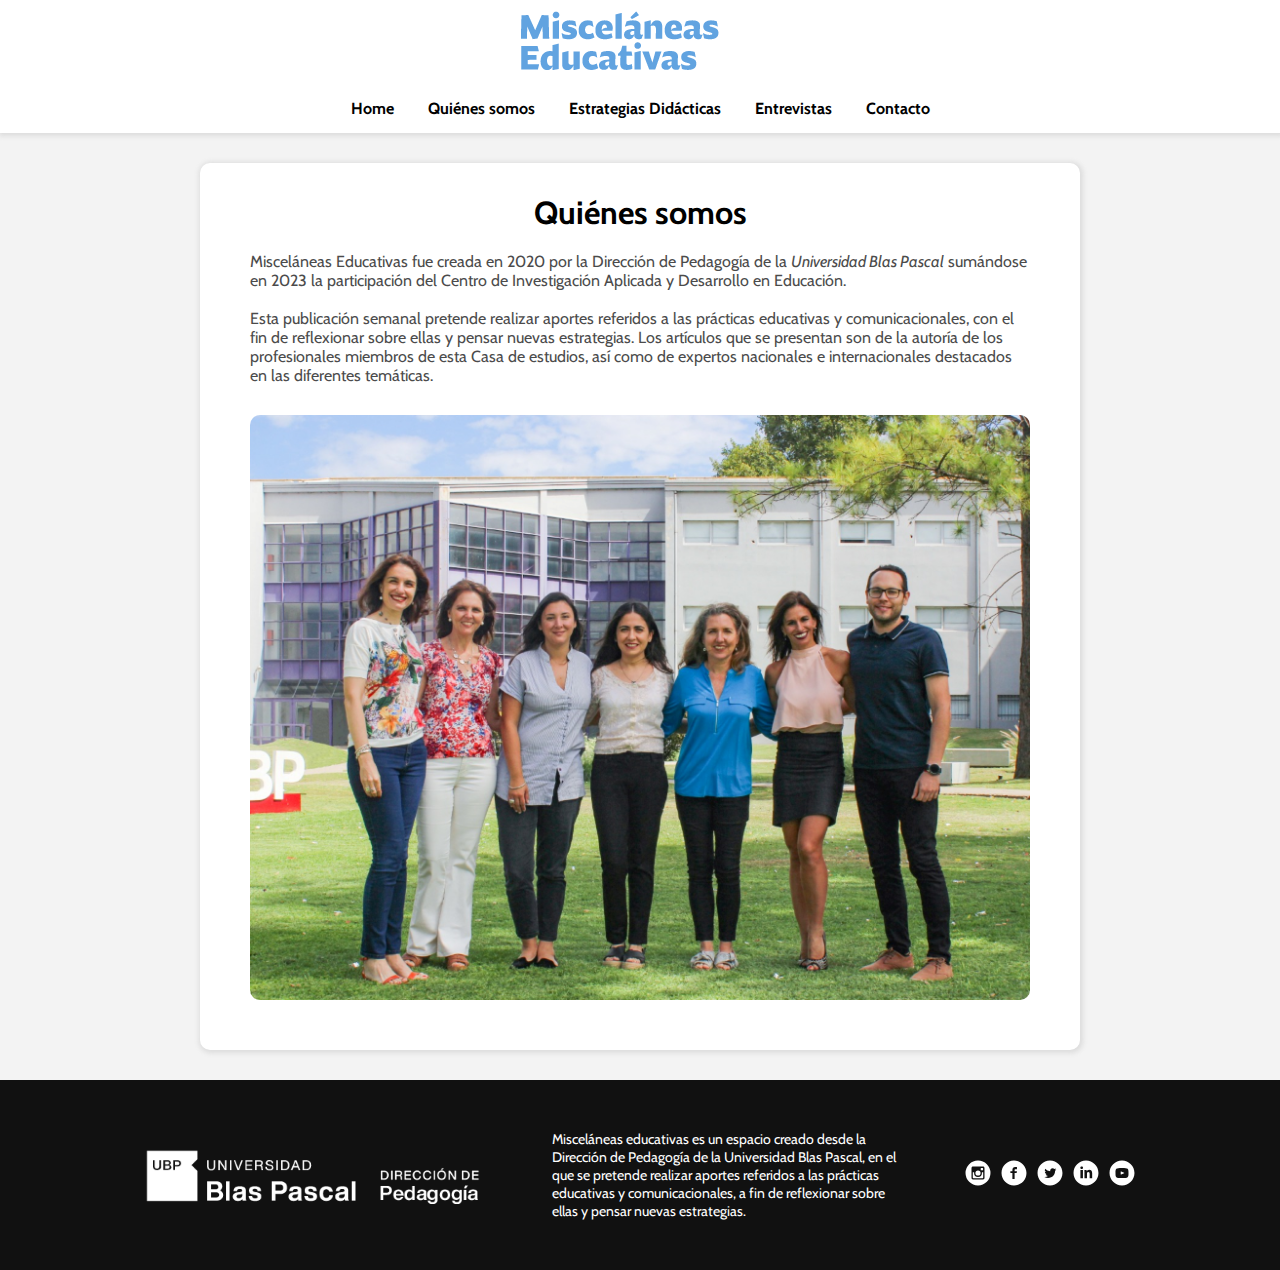
<file: pages/quienes-somos.html>
<!DOCTYPE html>
<html lang="en">

<head>
    <meta charset="UTF-8">
    <meta name="viewport" content="width=device-width, initial-scale=1.0">
    <meta name="description" content="Misceláneas Educativas fue creada en 2020 por la Dirección de Pedagogía de la Universidad Blas Pascal sumándose en 2023 la participación del Centro de Investigación Aplicada y Desarrollo en Educación.">
    <meta name="keywords" content="Pedagogía, Universidad Blas Pascal, Misceláneas educativas, quienes somos, integrantes, comité editorial">
    <link rel="shortcut icon" href="[data-uri]">
    <link rel="stylesheet" href="../css/style.css">
    <title>Quiénes somos</title>

</head>

<body>
    <!-- Navegación = Menú -->
    <!-- Grid -->
    <header>
        <nav class="navbar">
            <a href="../index.html">
                <img src="../resources/ISOLOGO.png" alt="Isologo misceláneas" class="isologo-misceláneas">
            </a>
            <!--Lista no ordenada -->
            <ul>
                <!-- List Item -->
                <!-- Enlaces Relativos -->
                <li><a href="../index.html">Home</a></li>
                <li><a href="./quienes-somos.html">Quiénes somos</a></li>
                <li><a href="./estrategias-didacticas.html">Estrategias Didácticas</a></li>
                <li><a href="./entrevistas.html">Entrevistas</a></li>
                <li><a href="./contacto.html">Contacto</a></li>
            </ul>
        </nav>
    </header>
    <main class="main-quienes-somos">
        <section class="section-quienes-somos">
            <h1>Quiénes somos</h1>
            <p class="quienes-somos-parrafo">
                Misceláneas Educativas fue creada en 2020 por la Dirección de Pedagogía de la <i>Universidad Blas Pascal</i>
                sumándose en 2023 la participación del Centro de Investigación Aplicada y Desarrollo en Educación.<br><br>
                Esta publicación semanal pretende realizar aportes referidos a las prácticas educativas y
                comunicacionales,
                con el fin de reflexionar sobre ellas y pensar nuevas estrategias. Los artículos que se presentan son de
                la
                autoría de los profesionales miembros de esta Casa de estudios, así como de expertos nacionales e
                internacionales destacados en las diferentes temáticas.
            </p>
            <img src="../resources/quienes-somos.png" alt="quienes somos">
        </section>
    </main>
    <footer class="miscelaneas-footer">
        <div>
            <img src="../resources/pedagogia-footer.png" alt="pedagogía-footer">
        </div>
        <div>
            <p>Misceláneas educativas es un espacio creado desde la Dirección de Pedagogía de la Universidad Blas Pascal, en el que se pretende realizar aportes referidos a las prácticas educativas y comunicacionales, a fin de reflexionar sobre ellas y pensar nuevas estrategias.</p>
        </div>
        <!--Lista no ordenada -->
        <div>
            <ul>
                <!-- List Item -->
                <!-- Enlaces Absolutos -->
                <li><a href="#" class="entypo-social--instagram-with-circle"></a></li>
                <li><a href="#" class="entypo-social--facebook-with-circle"></a></li>
                <li><a href="#" class="entypo-social--twitter-with-circle"></a></li>
                <li><a href="#" class="entypo-social--linkedin-with-circle"></a></li>
                <li><a href="#" class="entypo-social--youtube-with-circle"></a></li>
            </ul>
        </div>
    </footer>
</body>

</html>
</file>
<file: css/style.css>
@charset "UTF-8";
/*Tipografías
 font-family: "Lato", sans-serif;
 font-family: "Cabin", sans-serif;
 */
@import url("https://fonts.googleapis.com/css2?family=Cabin:ital,wght@0,400..700;1,400..700&family=Lato:ital,wght@0,100;0,300;0,400;0,700;0,900;1,100;1,300;1,400;1,700;1,900&display=swap");
* {
  margin: 0;
  padding: 0;
  font-family: "Cabin", sans-serif;
  box-sizing: border-box; }

body {
  background-color: #f3f3f3; }

.isologo-misceláneas {
  margin: 10px; }

/*-- Nav --*/
nav {
  background-color: #FFF;
  box-shadow: 1px 1px 5px 2px #80808033; }

nav li {
  display: inline-block;
  padding: 15px; }

nav li a {
  color: black;
  font-weight: bold;
  text-decoration: none; }

nav li a:hover {
  color: #009cff; }

.navbar {
  display: grid;
  grid-template-columns: 1fr;
  grid-template-rows: 1fr;
  align-items: center;
  justify-items: center; }

/*-- Main Index --*/
main {
  padding: 30px 0; }

.articulos {
  display: flex;
  flex-direction: row;
  flex-wrap: wrap;
  align-items: flex-start;
  justify-content: center; }

.articulos div {
  background-color: #FFF; }

.articulos a {
  padding: 7px 11px 6px;
  vertical-align: top;
  font-size: 10px;
  border-radius: 20px;
  text-decoration: none;
  cursor: pointer;
  color: #FFF;
  text-transform: uppercase;
  position: relative;
  bottom: 155px;
  left: 20px; }

.articulos a:hover {
  background: #FFF;
  color: #111111; }

.articulos img {
  width: 400px;
  border-radius: 10px 10px 0px 0px; }

.articulos h3 {
  font-family: "Lato", sans-serif;
  font-weight: 700;
  font-size: 22px;
  padding-bottom: 10px; }

.articulos p {
  color: #747474; }

.articulo-1,
.articulo-2,
.articulo-3,
.articulo-4,
.articulo-5,
.articulo-6,
.articulo-7,
.articulo-8,
.articulo-9,
.articulo-10,
.articulo-11,
.articulo-12,
.estrategias-1,
.estrategias-2,
.estrategias-3,
.estrategias-4,
.estrategias-5,
.estrategias-6,
.entrevista-1,
.entrevista-2,
.entrevista-3,
.entrevista-4,
.entrevista-5,
.entrevista-6 {
  display: inline-flex;
  flex-direction: column;
  align-items: flex-start;
  box-shadow: 1px 1px 5px 2px #80808033;
  border-radius: 10px;
  margin: 15px; }

/* -- GRID DATOS ARTICULO -- */
.datos-articulo {
  display: grid;
  align-items: baseline;
  grid-template-areas: "titulo titulo titulo" "autor fecha tiempo" "boton boton boton";
  width: 400px;
  padding: 0 10px; }

.titulo-articulo {
  grid-area: titulo; }

.autor-articulo {
  grid-area: autor;
  font-weight: bold; }

.fecha-articulo {
  grid-area: fecha;
  padding-top: 10px;
  width: 5px; }

.tiempo-articulo {
  grid-area: tiempo;
  padding-top: 10px; }

.boton-articulo {
  display: flex;
  justify-content: center;
  grid-area: boton; }

.boton-articulo button:hover {
  background: #286c99;
  color: #FFF; }

.autor-articulo, .fecha-articulo, .tiempo-articulo p {
  font-size: 14px; }

/* .datos-articulo div{
     border: #009cff solid 3px;
 } */
.boton-card-leer {
  padding: 8px 20px;
  margin-top: 20px;
  margin-bottom: 15px;
  border-radius: 15px;
  background-color: #3792cf;
  color: white;
  cursor: pointer;
  border: none; }

.boton-subir button {
  width: 50px;
  height: 50px;
  border-radius: 50%;
  position: fixed;
  bottom: 80px;
  right: 80px;
  font-size: 30px;
  color: #FFF;
  background-color: #009cff;
  cursor: pointer;
  border: none; }

.boton-subir button:hover {
  background: #286c99;
  color: #FFF; }

/* -- Main Quienes Somos -- */
.main-quienes-somos {
  display: flex;
  justify-content: center; }

.section-quienes-somos {
  background-color: #FFF;
  display: inline-flex;
  flex-direction: column;
  align-items: center;
  box-shadow: 1px 1px 5px 2px #80808033;
  border-radius: 10px;
  padding: 10px 50px 50px;
  margin: 0 200px; }

.section-quienes-somos h1 {
  font-size: 2rem;
  margin: 0;
  padding: 20px 0; }

.section-quienes-somos img {
  border-radius: 10px;
  max-width: 100%;
  height: auto; }

.quienes-somos-parrafo {
  display: block;
  margin-block-start: 1em;
  margin-block-end: 1em;
  margin-inline-start: 0px;
  margin-inline-end: 0px;
  color: #4b4b4b;
  margin: 0 0 30px;
  max-width: 800px; }

/* -- Main Estrategias Didácticas -- */
.articulos-estrategias {
  display: flex;
  flex-direction: row;
  flex-wrap: wrap;
  align-items: flex-start;
  justify-content: center; }

.articulos-estrategias div {
  background-color: #FFF;
  border-radius: 10px;
  width: 500px; }

.articulos-estrategias img {
  border-radius: 10px 10px 0px 0px;
  width: 500px;
  height: auto; }

.articulos-estrategias h3 {
  font-family: "Lato", sans-serif;
  font-weight: 700;
  font-size: 22px;
  padding: 0px 10px 10px 10px; }

.datos-articulos-estrategias p {
  padding: 0px 10px; }

.articulos-estrategias a {
  padding: 7px 11px 6px;
  vertical-align: top;
  font-size: 10px;
  border-radius: 20px;
  text-decoration: none;
  cursor: pointer;
  color: #FFF;
  text-transform: uppercase;
  position: relative;
  bottom: 200px;
  left: 20px; }

.articulos-estrategias a:hover {
  background: #FFF;
  color: #111111; }

.categoria-estrategias {
  background: #f99500; }

/* -- Main Entrevistas -- */
.articulos-entrevistas {
  display: flex;
  flex-direction: row;
  flex-wrap: wrap;
  align-items: flex-start;
  justify-content: center; }

.articulos-entrevistas div {
  background-color: #FFF;
  border-radius: 10px;
  width: 285px; }

.articulos-entrevistas img {
  border-radius: 10px 10px 0px 0px;
  height: 400px; }

.articulos-entrevistas h3 {
  font-family: "Lato", sans-serif;
  font-weight: 700;
  font-size: 22px;
  padding: 0px 10px 10px 10px; }

.datos-articulos-entrevistas p {
  padding: 0px 10px; }

.articulos-entrevistas a {
  padding: 7px 11px 6px;
  vertical-align: top;
  font-size: 10px;
  border-radius: 20px;
  text-decoration: none;
  cursor: pointer;
  color: #FFF;
  text-transform: uppercase;
  position: relative;
  bottom: 370px;
  left: 20px; }

.articulos-entrevistas a:hover {
  background: #FFF;
  color: #111111; }

.titulo-entrevista, .titulo-estrategias {
  padding: 0px 10px 20px 10px; }

.texto-entrevista, .texto-estrategias {
  padding: 0 10px; }

.categoria-entrevistas {
  background: #61c436; }

/*-- Main Contacto --*/
.main-contacto {
  display: flex;
  justify-content: center; }

.section-contacto {
  background-color: #FFF;
  display: inline-flex;
  flex-direction: column;
  align-items: center;
  box-shadow: 1px 1px 5px 2px #80808033;
  border-radius: 10px;
  padding: 10px 100px 50px;
  margin: 10px; }

.section-contacto h1 {
  font-size: 2rem;
  margin: 0;
  padding: 20px 0; }

.form input,
textarea {
  display: block;
  padding: 5px;
  margin: 10px; }

/*-- Footer --*/
footer {
  display: flex;
  flex-wrap: wrap;
  justify-content: center;
  background-color: #111111;
  color: #FFF;
  padding: 30px; }

.miscelaneas-footer div {
  display: grid;
  grid-template-columns: repeat(3 1fr);
  grid-template-rows: repeat(2 100px);
  align-items: center;
  justify-items: center;
  padding: 20px 30px; }

.img-footer {
  padding-bottom: 20px; }

footer p {
  text-align: left;
  max-width: 350px;
  font-size: 14px; }

footer li {
  display: inline-block;
  padding: 3px; }

footer li a {
  color: white;
  font-size: 13px;
  font-weight: 100;
  text-decoration: none; }

footer img {
  height: auto;
  max-width: 100%; }

/*-- Iconos Redes --*/
.entypo-social--facebook-with-circle {
  display: inline-block;
  width: 2em;
  height: 2em;
  background-repeat: no-repeat;
  background-size: 100% 100%;
  background-image: url("data:image/svg+xml,%3Csvg xmlns='http://www.w3.org/2000/svg' viewBox='0 0 20 20'%3E%3Cpath fill='white' d='M10 .4C4.698.4.4 4.698.4 10s4.298 9.6 9.6 9.6s9.6-4.298 9.6-9.6S15.302.4 10 .4m2.274 6.634h-1.443c-.171 0-.361.225-.361.524V8.6h1.805l-.273 1.486H10.47v4.461H8.767v-4.461H7.222V8.6h1.545v-.874c0-1.254.87-2.273 2.064-2.273h1.443z'/%3E%3C/svg%3E"); }

.entypo-social--twitter-with-circle {
  display: inline-block;
  width: 2em;
  height: 2em;
  background-repeat: no-repeat;
  background-size: 100% 100%;
  background-image: url("data:image/svg+xml,%3Csvg xmlns='http://www.w3.org/2000/svg' viewBox='0 0 20 20'%3E%3Cpath fill='white' d='M10 .4C4.698.4.4 4.698.4 10s4.298 9.6 9.6 9.6s9.6-4.298 9.6-9.6S15.302.4 10 .4m3.905 7.864c.004.082.005.164.005.244c0 2.5-1.901 5.381-5.379 5.381a5.335 5.335 0 0 1-2.898-.85c.147.018.298.025.451.025c.886 0 1.701-.301 2.348-.809a1.895 1.895 0 0 1-1.766-1.312a1.9 1.9 0 0 0 .853-.033a1.892 1.892 0 0 1-1.517-1.854v-.023c.255.141.547.227.857.237a1.89 1.89 0 0 1-.585-2.526a5.376 5.376 0 0 0 3.897 1.977a1.891 1.891 0 0 1 3.222-1.725a3.797 3.797 0 0 0 1.2-.459a1.9 1.9 0 0 1-.831 1.047a3.799 3.799 0 0 0 1.086-.299a3.834 3.834 0 0 1-.943.979'/%3E%3C/svg%3E"); }

.entypo-social--youtube-with-circle {
  display: inline-block;
  width: 2em;
  height: 2em;
  background-repeat: no-repeat;
  background-size: 100% 100%;
  background-image: url("data:image/svg+xml,%3Csvg xmlns='http://www.w3.org/2000/svg' viewBox='0 0 20 20'%3E%3Cpath fill='white' d='M11.603 9.833L9.357 8.785C9.161 8.694 9 8.796 9 9.013v1.974c0 .217.161.319.357.228l2.245-1.048c.197-.092.197-.242.001-.334M10 .4C4.698.4.4 4.698.4 10s4.298 9.6 9.6 9.6s9.6-4.298 9.6-9.6S15.302.4 10 .4m0 13.5c-4.914 0-5-.443-5-3.9s.086-3.9 5-3.9s5 .443 5 3.9s-.086 3.9-5 3.9'/%3E%3C/svg%3E"); }

.entypo-social--instagram-with-circle {
  display: inline-block;
  width: 2em;
  height: 2em;
  background-repeat: no-repeat;
  background-size: 100% 100%;
  background-image: url("data:image/svg+xml,%3Csvg xmlns='http://www.w3.org/2000/svg' viewBox='0 0 20 20'%3E%3Cpath fill='white' d='M13 10a3 3 0 1 1-6 0c0-.171.018-.338.049-.5H6v3.997c0 .278.225.503.503.503h6.995a.503.503 0 0 0 .502-.503V9.5h-1.049c.031.162.049.329.049.5m-3 2a2 2 0 1 0-.001-4.001A2 2 0 0 0 10 12m2.4-4.1h1.199a.301.301 0 0 0 .301-.3V6.401a.301.301 0 0 0-.301-.301H12.4a.301.301 0 0 0-.301.301V7.6c.001.165.136.3.301.3M10 .4A9.6 9.6 0 0 0 .4 10a9.6 9.6 0 0 0 9.6 9.6a9.6 9.6 0 0 0 9.6-9.6A9.6 9.6 0 0 0 10 .4m5 13.489C15 14.5 14.5 15 13.889 15H6.111C5.5 15 5 14.5 5 13.889V6.111C5 5.5 5.5 5 6.111 5h7.778C14.5 5 15 5.5 15 6.111z'/%3E%3C/svg%3E"); }

.entypo-social--linkedin-with-circle {
  display: inline-block;
  width: 2em;
  height: 2em;
  background-repeat: no-repeat;
  background-size: 100% 100%;
  background-image: url("data:image/svg+xml,%3Csvg xmlns='http://www.w3.org/2000/svg' viewBox='0 0 20 20'%3E%3Cpath fill='white' d='M10 .4C4.698.4.4 4.698.4 10s4.298 9.6 9.6 9.6s9.6-4.298 9.6-9.6S15.302.4 10 .4M7.65 13.979H5.706V7.723H7.65zm-.984-7.024c-.614 0-1.011-.435-1.011-.973c0-.549.409-.971 1.036-.971s1.011.422 1.023.971c0 .538-.396.973-1.048.973m8.084 7.024h-1.944v-3.467c0-.807-.282-1.355-.985-1.355c-.537 0-.856.371-.997.728c-.052.127-.065.307-.065.486v3.607H8.814v-4.26c0-.781-.025-1.434-.051-1.996h1.689l.089.869h.039c.256-.408.883-1.01 1.932-1.01c1.279 0 2.238.857 2.238 2.699z'/%3E%3C/svg%3E"); }
</file>
